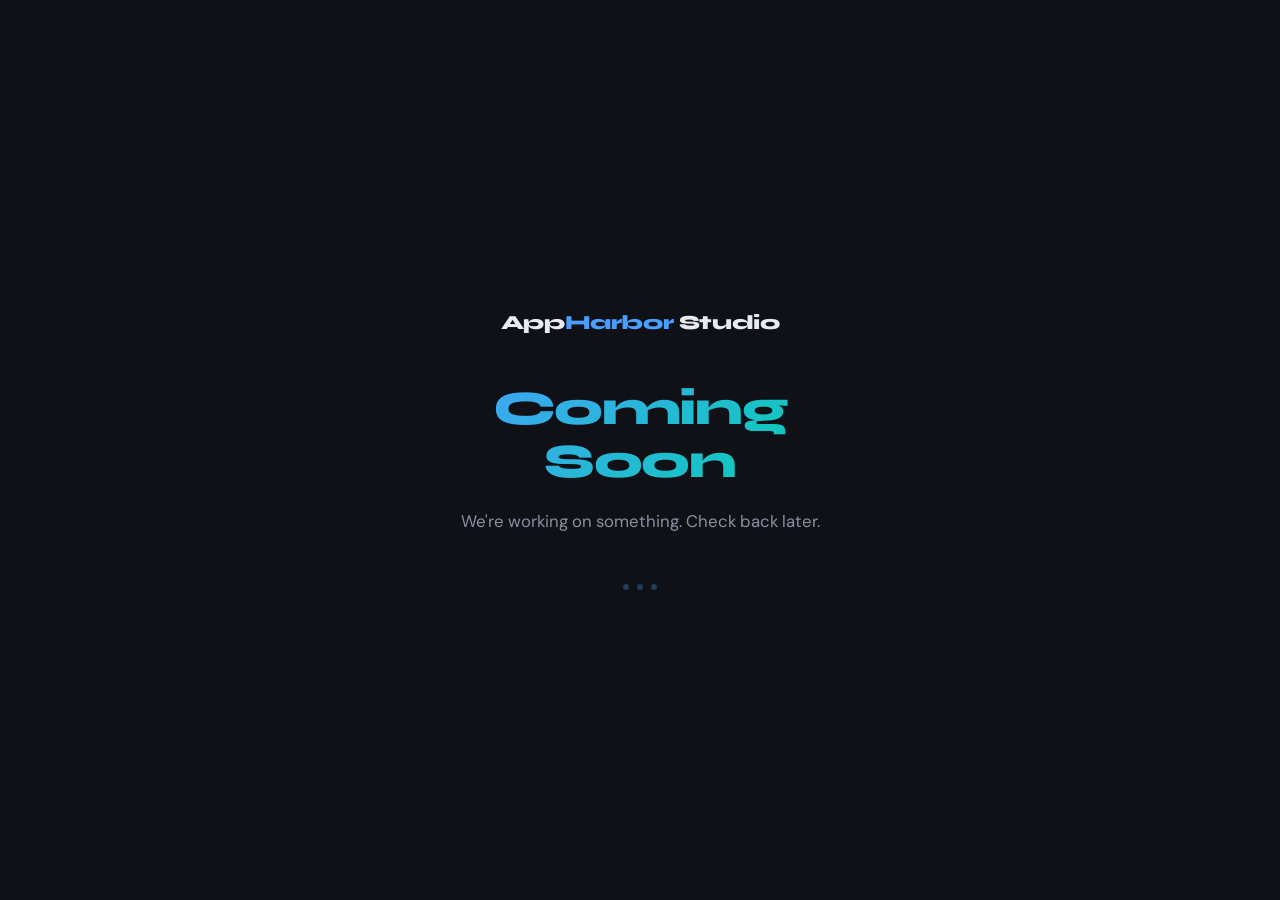
<file: index.html>
<!DOCTYPE html>
<html lang="en">
<head>
  <meta charset="UTF-8">
  <meta name="viewport" content="width=device-width, initial-scale=1.0">
  <title>AppHarbor Studio — Coming Soon</title>
  <meta name="description" content="AppHarbor Studio is being updated. Coming soon in English.">
  <meta property="og:title" content="AppHarbor Studio">
  <meta property="og:description" content="Coming soon in English.">
  <meta property="og:url" content="https://appharbor.studio">
  <meta property="og:type" content="website">
  <link rel="preconnect" href="https://fonts.googleapis.com">
  <link rel="preconnect" href="https://fonts.gstatic.com" crossorigin>
  <link href="https://fonts.googleapis.com/css2?family=Syne:wght@400;700;800&family=DM+Sans:ital,opsz,wght@0,9..40,300;0,9..40,400;0,9..40,500;1,9..40,300&display=swap" rel="stylesheet">
  <style>
    *, *::before, *::after { box-sizing: border-box; margin: 0; padding: 0; }

    :root {
      --color-bg:      #0F1117;
      --color-surface: #1A1D27;
      --color-accent:  #4A9EFF;
      --color-accent-2:#00D4AA;
      --color-text:    #E8EAF0;
      --color-muted:   #8B90A0;
      --font-heading:  'Syne', sans-serif;
      --font-body:     'DM Sans', sans-serif;
    }

    html, body {
      height: 100%;
    }

    body {
      background: var(--color-bg);
      color: var(--color-text);
      font-family: var(--font-body);
      display: flex;
      align-items: center;
      justify-content: center;
      min-height: 100vh;
      padding: 2rem;
    }

    .container {
      text-align: center;
      max-width: 480px;
    }

    .logo {
      font-family: var(--font-heading);
      font-weight: 800;
      font-size: 1.25rem;
      letter-spacing: -0.02em;
      margin-bottom: 3rem;
      color: var(--color-text);
    }

    .logo span {
      color: var(--color-accent);
    }

    .badge {
      display: inline-block;
      background: rgba(74, 158, 255, 0.12);
      border: 1px solid rgba(74, 158, 255, 0.25);
      color: var(--color-accent);
      font-family: var(--font-body);
      font-size: 0.75rem;
      font-weight: 500;
      letter-spacing: 0.08em;
      text-transform: uppercase;
      padding: 0.35rem 0.9rem;
      border-radius: 100px;
      margin-bottom: 2rem;
    }

    h1 {
      font-family: var(--font-heading);
      font-weight: 800;
      font-size: clamp(2rem, 6vw, 3rem);
      line-height: 1.1;
      letter-spacing: -0.03em;
      margin-bottom: 1.25rem;
    }

    .gradient {
      background: linear-gradient(135deg, var(--color-accent), var(--color-accent-2));
      -webkit-background-clip: text;
      -webkit-text-fill-color: transparent;
      background-clip: text;
    }

    p {
      color: var(--color-muted);
      font-size: 1.05rem;
      line-height: 1.65;
    }

    .dots {
      display: flex;
      justify-content: center;
      gap: 0.5rem;
      margin-top: 3rem;
    }

    .dot {
      width: 6px;
      height: 6px;
      border-radius: 50%;
      background: var(--color-accent);
      opacity: 0.3;
      animation: pulse 1.4s ease-in-out infinite;
    }
    .dot:nth-child(2) { animation-delay: 0.2s; }
    .dot:nth-child(3) { animation-delay: 0.4s; }

    @keyframes pulse {
      0%, 100% { opacity: 0.3; transform: scale(1); }
      50%       { opacity: 1;   transform: scale(1.3); }
    }
  </style>
</head>
<body>
  <div class="container">
    <div class="logo">App<span>Harbor</span> Studio</div>
    <h1 class="gradient">Coming Soon</h1>
    <p>We're working on something. Check back later.</p>
    <div class="dots">
      <div class="dot"></div>
      <div class="dot"></div>
      <div class="dot"></div>
    </div>
  </div>
</body>
</html>
</file>
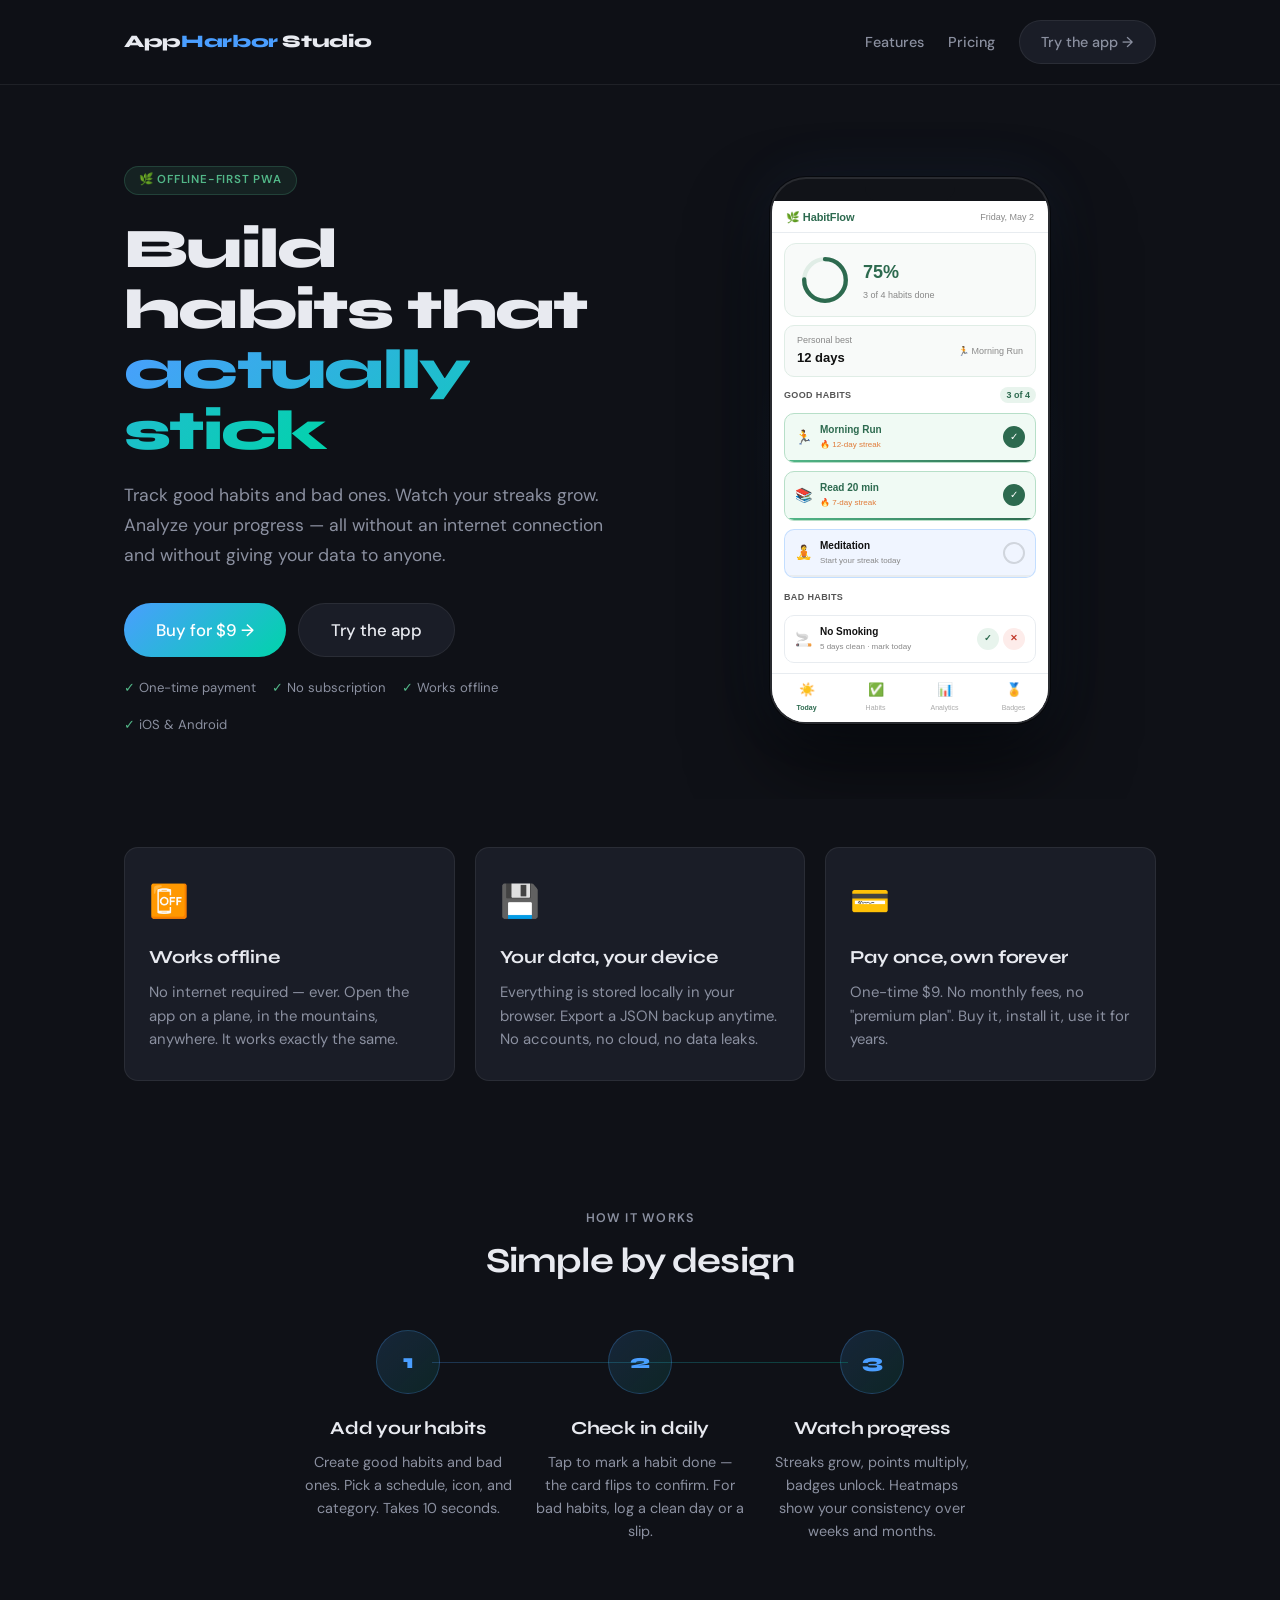
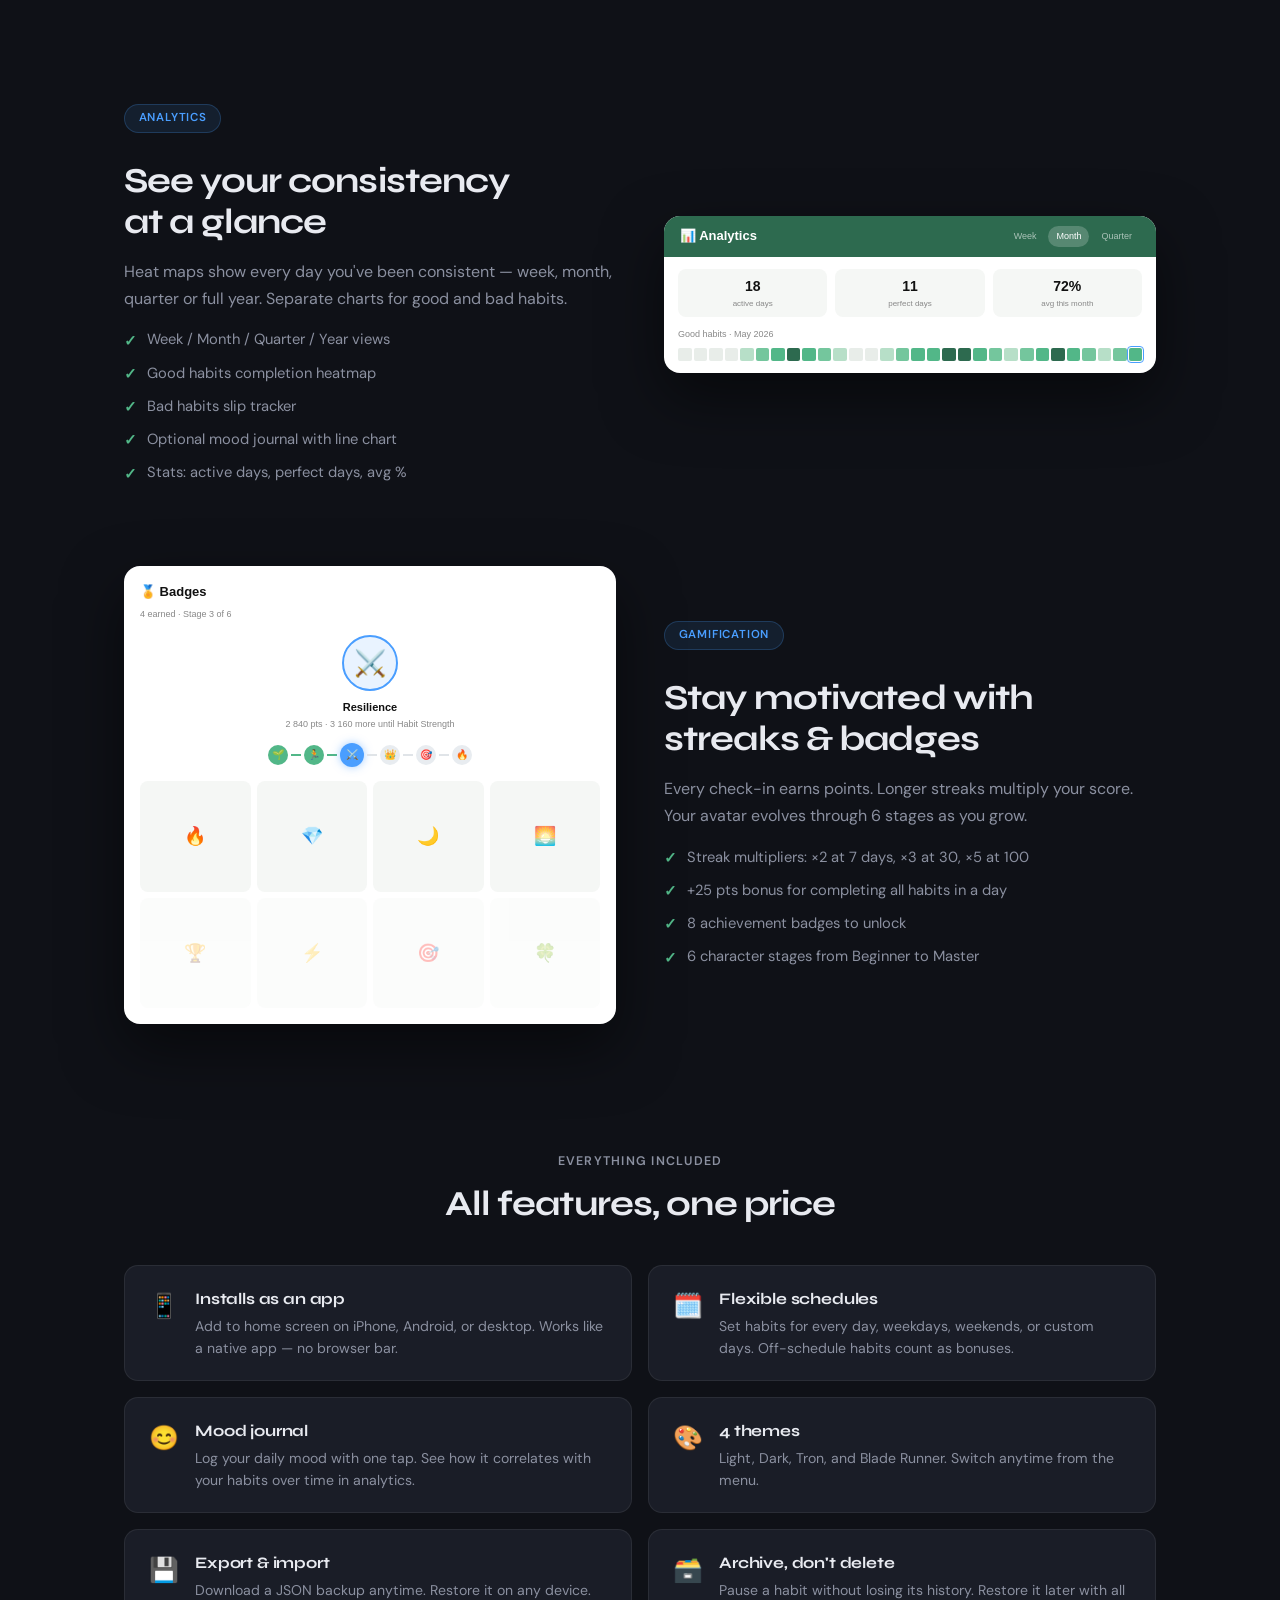
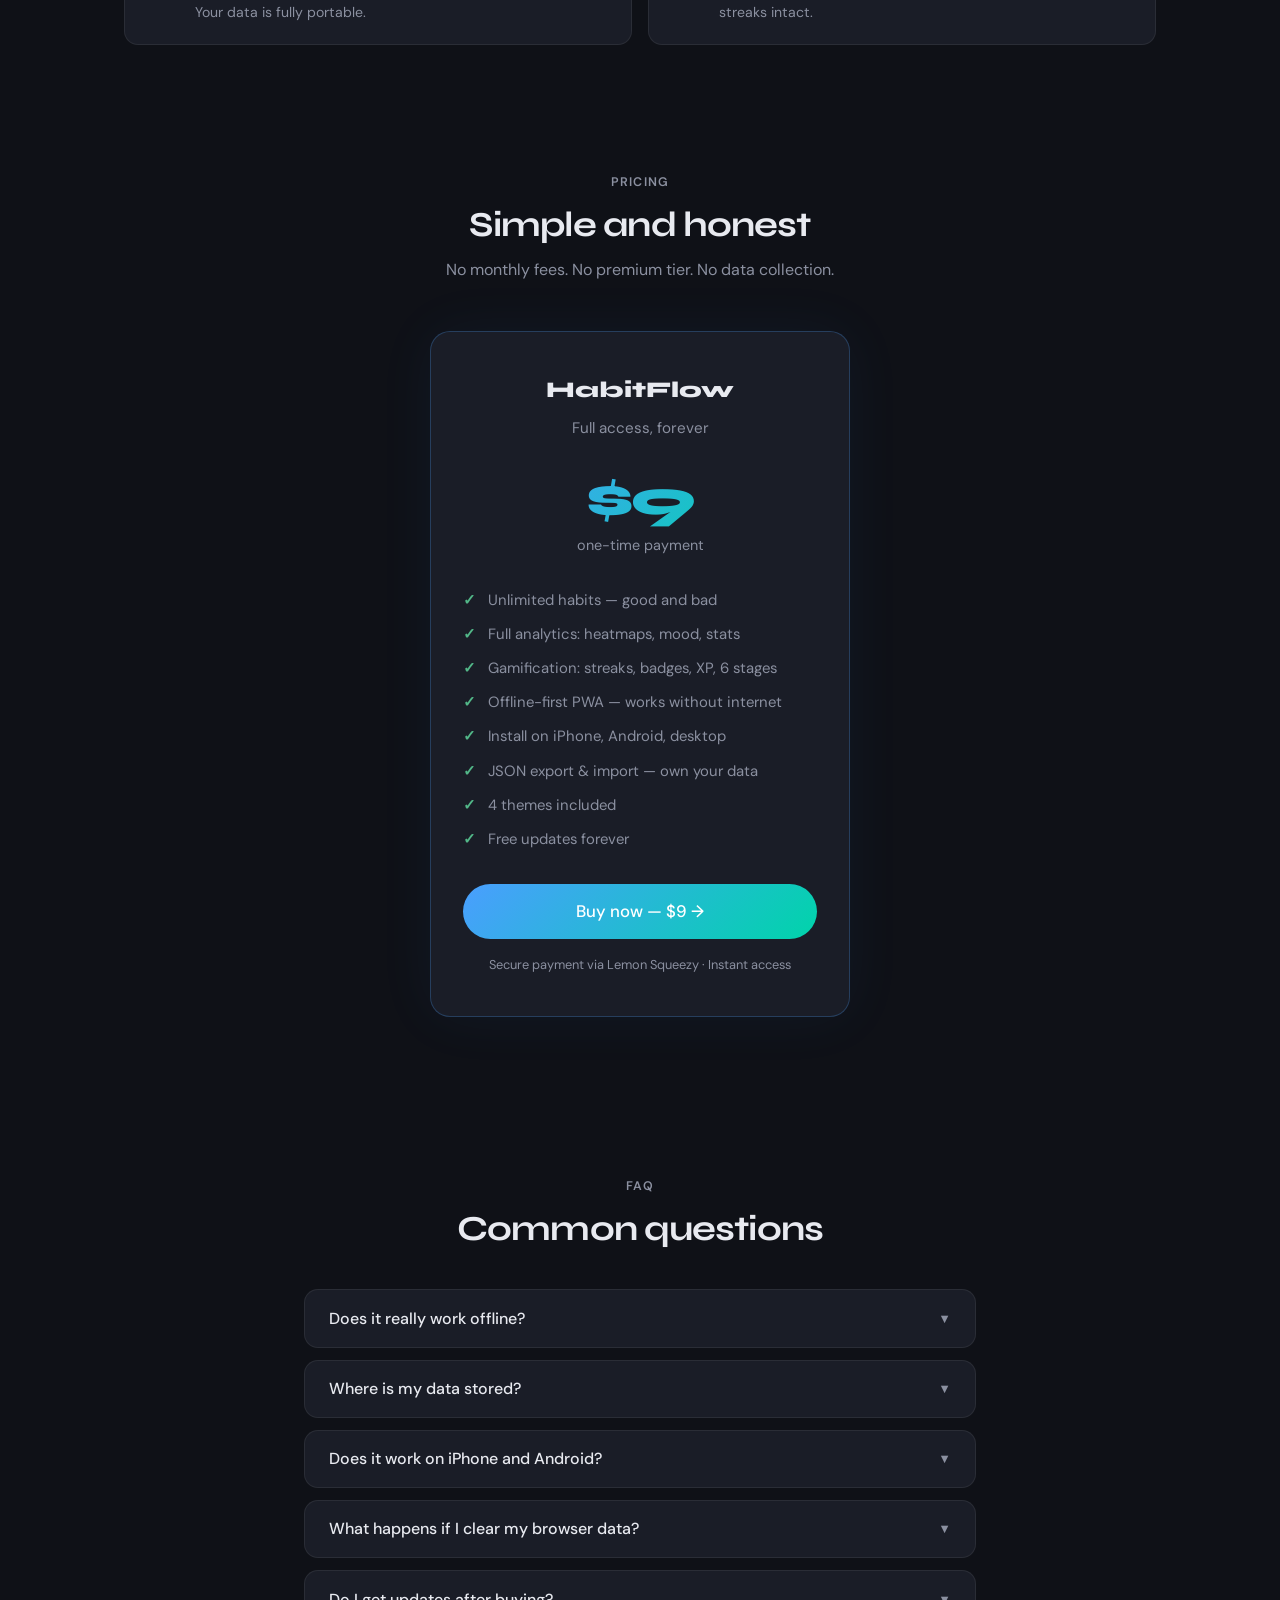
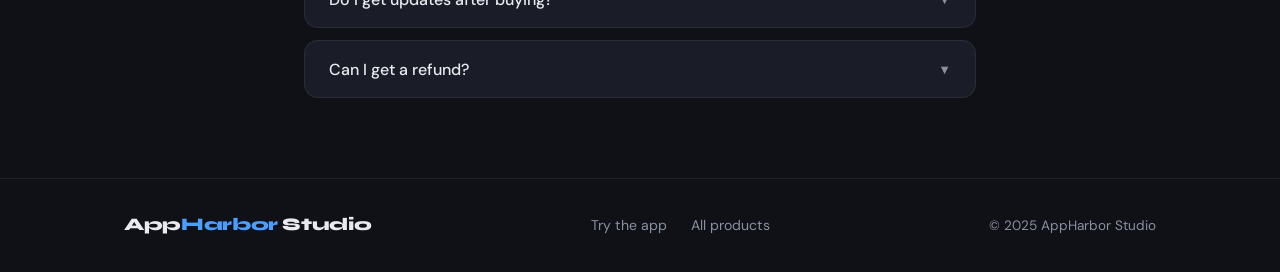
<file: products/habitflow/index.draft.html>
<!DOCTYPE html>
<html lang="en">
<head>
  <meta charset="UTF-8">
  <meta name="viewport" content="width=device-width, initial-scale=1.0">
  <title>HabitFlow — Offline Habit Tracker · $9 One-Time</title>
  <meta name="description" content="HabitFlow is an offline-first PWA habit tracker. Track good and bad habits, build streaks, analyze your progress. One-time $9 — no subscription, no servers.">
  <meta property="og:title" content="HabitFlow — Offline Habit Tracker">
  <meta property="og:description" content="Track habits offline. Your data stays on your device. One-time $9, no subscription.">
  <meta property="og:url" content="https://appharbor.studio/products/habitflow/">
  <meta property="og:type" content="website">
  <link rel="preconnect" href="https://fonts.googleapis.com">
  <link rel="preconnect" href="https://fonts.gstatic.com" crossorigin>
  <link href="https://fonts.googleapis.com/css2?family=Syne:wght@400;700;800&family=DM+Sans:ital,opsz,wght@0,9..40,300;0,9..40,400;0,9..40,500;1,9..40,300&display=swap" rel="stylesheet">
  <style>
    /* ── Reset & base ─────────────────────── */
    *, *::before, *::after { box-sizing: border-box; margin: 0; padding: 0; }
    html { font-size: 16px; scroll-behavior: smooth; }

    :root {
      --bg:        #0F1117;
      --surface:   #1A1D27;
      --surface2:  #20243200;
      --border:    rgba(255,255,255,.07);
      --accent:    #4A9EFF;
      --accent2:   #00D4AA;
      --app-green: #52b788;
      --bad:       #e07b6a;
      --text:      #E8EAF0;
      --muted:     #8B90A0;
      --fh: 'Syne', sans-serif;
      --fb: 'DM Sans', sans-serif;
      --r: 14px;
      --r-sm: 8px;
    }

    body {
      background: var(--bg);
      color: var(--text);
      font-family: var(--fb);
      line-height: 1.6;
      overflow-x: hidden;
    }

    a { color: var(--accent); text-decoration: none; }
    img { max-width: 100%; display: block; }

    /* ── Typography ───────────────────────── */
    .h1 {
      font-family: var(--fh);
      font-weight: 800;
      font-size: clamp(2.2rem, 6vw, 3.5rem);
      line-height: 1.08;
      letter-spacing: -0.03em;
    }
    .h2 {
      font-family: var(--fh);
      font-weight: 700;
      font-size: clamp(1.5rem, 4vw, 2.2rem);
      line-height: 1.15;
      letter-spacing: -0.025em;
    }
    .h3 {
      font-family: var(--fh);
      font-weight: 700;
      font-size: 1.15rem;
      letter-spacing: -0.01em;
    }
    .gradient {
      background: linear-gradient(135deg, var(--accent) 0%, var(--accent2) 100%);
      -webkit-background-clip: text;
      -webkit-text-fill-color: transparent;
      background-clip: text;
    }
    .muted { color: var(--muted); }

    /* ── Layout ──────────────────────────── */
    .container {
      max-width: 1080px;
      margin: 0 auto;
      padding: 0 1.5rem;
    }
    .container--narrow {
      max-width: 720px;
      margin: 0 auto;
      padding: 0 1.5rem;
    }

    /* ── Header ──────────────────────────── */
    .site-header {
      padding: 1.25rem 0;
      border-bottom: 1px solid var(--border);
      position: sticky;
      top: 0;
      z-index: 100;
      background: rgba(15,17,23,.85);
      backdrop-filter: blur(12px);
      -webkit-backdrop-filter: blur(12px);
    }
    .header-inner {
      display: flex;
      align-items: center;
      justify-content: space-between;
      gap: 1rem;
    }
    .logo {
      font-family: var(--fh);
      font-weight: 800;
      font-size: 1.1rem;
      letter-spacing: -0.02em;
      color: var(--text);
      white-space: nowrap;
    }
    .logo span { color: var(--accent); }
    .header-nav {
      display: flex;
      align-items: center;
      gap: 1.5rem;
    }
    .header-nav a {
      color: var(--muted);
      font-size: 0.9rem;
      font-weight: 500;
      transition: color .2s;
    }
    .header-nav a:hover { color: var(--text); }
    .btn {
      display: inline-flex;
      align-items: center;
      gap: .45rem;
      font-family: var(--fb);
      font-weight: 500;
      font-size: .95rem;
      padding: .6rem 1.35rem;
      border-radius: 100px;
      border: none;
      cursor: pointer;
      transition: opacity .2s, transform .15s;
      text-decoration: none;
      white-space: nowrap;
    }
    .btn:hover { opacity: .88; transform: translateY(-1px); }
    .btn-primary {
      background: linear-gradient(135deg, var(--accent), var(--accent2));
      color: #fff;
    }
    .btn-ghost {
      background: var(--surface);
      border: 1px solid var(--border);
      color: var(--text);
    }
    .btn-lg {
      font-size: 1.05rem;
      padding: .8rem 2rem;
    }

    /* ── Badge pill ──────────────────────── */
    .badge {
      display: inline-block;
      background: rgba(74,158,255,.1);
      border: 1px solid rgba(74,158,255,.22);
      color: var(--accent);
      font-size: .72rem;
      font-weight: 600;
      letter-spacing: .07em;
      text-transform: uppercase;
      padding: .28rem .85rem;
      border-radius: 100px;
    }
    .badge-green {
      background: rgba(82,183,136,.1);
      border-color: rgba(82,183,136,.22);
      color: var(--app-green);
    }

    /* ── Section spacing ─────────────────── */
    .section { padding: 5rem 0; }
    .section--sm { padding: 3rem 0; }
    .section-label {
      font-size: .78rem;
      font-weight: 600;
      letter-spacing: .1em;
      text-transform: uppercase;
      color: var(--muted);
      margin-bottom: .75rem;
    }

    /* ════════════════════════════════════════
       HERO
    ════════════════════════════════════════ */
    .hero {
      padding: 5rem 0 4rem;
      overflow: hidden;
    }
    .hero-inner {
      display: grid;
      grid-template-columns: 1fr 1fr;
      gap: 3rem;
      align-items: center;
    }
    .hero-text .badge { margin-bottom: 1.5rem; }
    .hero-text .h1 { margin-bottom: 1.25rem; }
    .hero-text .lead {
      font-size: 1.1rem;
      color: var(--muted);
      line-height: 1.7;
      margin-bottom: 2rem;
    }
    .hero-cta {
      display: flex;
      gap: .75rem;
      flex-wrap: wrap;
    }
    .hero-meta {
      margin-top: 1.25rem;
      font-size: .82rem;
      color: var(--muted);
      display: flex;
      gap: 1rem;
      flex-wrap: wrap;
    }
    .hero-meta span::before { content: '✓ '; color: var(--app-green); }

    /* ── Phone mockup ────────────────────── */
    .phone-wrap {
      display: flex;
      justify-content: center;
      align-items: flex-start;
      position: relative;
    }
    .phone {
      width: 280px;
      background: #111318;
      border-radius: 36px;
      border: 2px solid rgba(255,255,255,.1);
      box-shadow:
        0 0 0 1px rgba(0,0,0,.5),
        0 40px 80px rgba(0,0,0,.6),
        0 0 60px rgba(74,158,255,.08);
      overflow: hidden;
      position: relative;
    }
    .phone-notch {
      width: 90px;
      height: 22px;
      background: #111318;
      border-radius: 0 0 14px 14px;
      margin: 0 auto;
      position: relative;
      z-index: 2;
    }
    .phone-screen {
      background: #fff;
      min-height: 520px;
      font-family: -apple-system, BlinkMacSystemFont, 'Segoe UI', sans-serif;
    }
    /* App UI inside phone */
    .p-topbar {
      background: #fff;
      padding: 8px 14px 6px;
      border-bottom: 1px solid #e8ecf0;
      display: flex;
      align-items: center;
      justify-content: space-between;
    }
    .p-topbar-logo {
      font-size: 11px;
      font-weight: 700;
      color: #2d6a4f;
      letter-spacing: -.01em;
    }
    .p-topbar-date {
      font-size: 9px;
      color: #888;
    }
    .p-body { padding: 10px 12px; display: flex; flex-direction: column; gap: 8px; }

    /* Gauge card */
    .p-gauge-card {
      background: #f8faf9;
      border: 1px solid #e0ede6;
      border-radius: 12px;
      padding: 10px 14px;
      display: flex;
      align-items: center;
      gap: 12px;
    }
    .p-gauge-svg { flex-shrink: 0; }
    .p-gauge-info { flex: 1; min-width: 0; }
    .p-gauge-pct { font-size: 18px; font-weight: 700; color: #2d6a4f; }
    .p-gauge-sub { font-size: 9px; color: #888; margin-top: 1px; }

    /* Streak card */
    .p-streak-card {
      background: #f8faf9;
      border: 1px solid #e0ede6;
      border-radius: 10px;
      padding: 7px 12px;
      display: flex;
      align-items: center;
      justify-content: space-between;
    }
    .p-streak-lbl { font-size: 9px; color: #888; }
    .p-streak-val { font-size: 13px; font-weight: 700; color: #111; }

    /* Section label */
    .p-sec {
      display: flex;
      align-items: center;
      justify-content: space-between;
      padding: 2px 0;
    }
    .p-sec-lbl { font-size: 9px; font-weight: 600; color: #555; text-transform: uppercase; letter-spacing: .04em; }
    .p-sec-badge {
      font-size: 9px;
      background: #e8f4ed;
      color: #2d6a4f;
      padding: 1px 6px;
      border-radius: 20px;
      font-weight: 600;
    }

    /* Habit card */
    .p-hcard {
      background: #fff;
      border: 1px solid #e8ecf0;
      border-radius: 10px;
      overflow: hidden;
    }
    .p-hcard-done { border-color: #b7dfc8; background: #f0faf4; }
    .p-hcard-row {
      display: flex;
      align-items: center;
      padding: 8px 10px;
      gap: 8px;
    }
    .p-hcard-ico { font-size: 14px; }
    .p-hcard-body { flex: 1; min-width: 0; }
    .p-hcard-name { font-size: 10px; font-weight: 600; color: #111; }
    .p-hcard-name-done { color: #2d6a4f; }
    .p-hcard-sub { font-size: 8px; color: #888; margin-top: 1px; }
    .p-hcard-sub-streak { color: #e07b39; }
    .p-hcard-btn {
      width: 22px; height: 22px;
      border-radius: 50%;
      border: 2px solid #d0d5dd;
      flex-shrink: 0;
    }
    .p-hcard-btn-done {
      background: #2d6a4f;
      border-color: #2d6a4f;
      display: flex;
      align-items: center;
      justify-content: center;
      color: #fff;
      font-size: 10px;
    }
    .p-hcard-bar { height: 2px; background: #e8ecf0; }
    .p-hcard-bar-fill { height: 2px; background: linear-gradient(90deg,#52b788,#2d6a4f); }

    /* Bad habit card */
    .p-bcard {
      background: #fff;
      border: 1px solid #e8ecf0;
      border-radius: 10px;
    }
    .p-bcard-row {
      display: flex;
      align-items: center;
      padding: 8px 10px;
      gap: 8px;
    }
    .p-bcard-body { flex: 1; min-width: 0; }
    .p-bcard-name { font-size: 10px; font-weight: 600; color: #111; }
    .p-bcard-sub { font-size: 8px; color: #888; margin-top: 1px; }
    .p-bcard-btns { display: flex; gap: 4px; }
    .p-bcard-btn-g, .p-bcard-btn-r {
      width: 22px; height: 22px;
      border-radius: 50%;
      display: flex; align-items: center; justify-content: center;
      font-size: 9px; font-weight: 700;
    }
    .p-bcard-btn-g { background: #e8f4ed; color: #2d6a4f; }
    .p-bcard-btn-r { background: #fdecea; color: #c0392b; }

    /* Bottom nav */
    .p-nav {
      display: flex;
      background: #fff;
      border-top: 1px solid #e8ecf0;
      padding: 6px 0 8px;
    }
    .p-nav-item {
      flex: 1;
      display: flex;
      flex-direction: column;
      align-items: center;
      gap: 2px;
    }
    .p-nav-ico { font-size: 13px; }
    .p-nav-lbl { font-size: 7px; color: #aaa; }
    .p-nav-lbl-active { color: #2d6a4f; font-weight: 600; }

    /* Glow behind phone */
    .phone-glow {
      position: absolute;
      width: 320px;
      height: 320px;
      border-radius: 50%;
      background: radial-gradient(circle, rgba(74,158,255,.15) 0%, transparent 70%);
      top: 50%;
      left: 50%;
      transform: translate(-50%, -50%);
      z-index: -1;
    }

    /* ════════════════════════════════════════
       PILLARS
    ════════════════════════════════════════ */
    .pillars {
      display: grid;
      grid-template-columns: repeat(3, 1fr);
      gap: 1.25rem;
    }
    .pillar {
      background: var(--surface);
      border: 1px solid var(--border);
      border-radius: var(--r);
      padding: 1.75rem 1.5rem;
    }
    .pillar-ico {
      font-size: 2rem;
      margin-bottom: 1rem;
    }
    .pillar h3 { margin-bottom: .5rem; }
    .pillar p { font-size: .93rem; color: var(--muted); line-height: 1.6; }

    /* ════════════════════════════════════════
       FEATURES GRID
    ════════════════════════════════════════ */
    .features-grid {
      display: grid;
      grid-template-columns: repeat(2, 1fr);
      gap: 1rem;
    }
    .feature-item {
      background: var(--surface);
      border: 1px solid var(--border);
      border-radius: var(--r);
      padding: 1.25rem 1.5rem;
      display: flex;
      gap: 1rem;
      align-items: flex-start;
    }
    .feature-ico {
      font-size: 1.5rem;
      flex-shrink: 0;
      margin-top: .1rem;
    }
    .feature-item h3 { font-size: 1rem; margin-bottom: .3rem; }
    .feature-item p { font-size: .88rem; color: var(--muted); line-height: 1.55; }

    /* ════════════════════════════════════════
       HOW IT WORKS
    ════════════════════════════════════════ */
    .steps {
      display: grid;
      grid-template-columns: repeat(3, 1fr);
      gap: 1.5rem;
      position: relative;
    }
    .steps::before {
      content: '';
      position: absolute;
      top: 2rem;
      left: calc(16.66% + 1rem);
      right: calc(16.66% + 1rem);
      height: 1px;
      background: linear-gradient(90deg, var(--accent), var(--accent2));
      opacity: .25;
    }
    .step { text-align: center; }
    .step-num {
      width: 4rem;
      height: 4rem;
      border-radius: 50%;
      background: linear-gradient(135deg, rgba(74,158,255,.15), rgba(0,212,170,.1));
      border: 1px solid rgba(74,158,255,.25);
      display: flex;
      align-items: center;
      justify-content: center;
      margin: 0 auto 1.25rem;
      font-family: var(--fh);
      font-weight: 800;
      font-size: 1.25rem;
      color: var(--accent);
    }
    .step h3 { margin-bottom: .5rem; }
    .step p { font-size: .9rem; color: var(--muted); }

    /* ════════════════════════════════════════
       SCREENS SHOWCASE
    ════════════════════════════════════════ */
    .showcase {
      display: flex;
      flex-direction: column;
      gap: 5rem;
    }
    .showcase-row {
      display: grid;
      grid-template-columns: 1fr 1fr;
      gap: 3rem;
      align-items: center;
    }
    .showcase-row--flip { direction: rtl; }
    .showcase-row--flip > * { direction: ltr; }
    .showcase-text .badge { margin-bottom: 1rem; }
    .showcase-text .h2 { margin-bottom: 1rem; }
    .showcase-text p { color: var(--muted); line-height: 1.7; margin-bottom: 1rem; }
    .showcase-text ul {
      list-style: none;
      display: flex;
      flex-direction: column;
      gap: .5rem;
    }
    .showcase-text ul li {
      font-size: .92rem;
      color: var(--muted);
      display: flex;
      gap: .6rem;
      align-items: flex-start;
    }
    .showcase-text ul li::before {
      content: '✓';
      color: var(--app-green);
      font-weight: 700;
      flex-shrink: 0;
      margin-top: .1rem;
    }

    /* ── Analytics mockup ─── */
    .analytics-mock {
      background: #fff;
      border-radius: 16px;
      overflow: hidden;
      box-shadow: 0 24px 60px rgba(0,0,0,.5);
      font-family: -apple-system, BlinkMacSystemFont, sans-serif;
    }
    .am-bar {
      background: #2d6a4f;
      padding: 10px 16px;
      display: flex;
      justify-content: space-between;
      align-items: center;
    }
    .am-title { font-size: 13px; font-weight: 700; color: #fff; }
    .am-tabs { display: flex; gap: 4px; }
    .am-tab {
      font-size: 9px;
      padding: 3px 8px;
      border-radius: 20px;
      color: rgba(255,255,255,.6);
      font-weight: 500;
    }
    .am-tab-active { background: rgba(255,255,255,.2); color: #fff; }
    .am-body { padding: 12px 14px; }
    .am-stats { display: flex; gap: 8px; margin-bottom: 10px; }
    .am-stat {
      flex: 1;
      background: #f5f7f5;
      border-radius: 8px;
      padding: 6px 8px;
      text-align: center;
    }
    .am-stat-val { font-size: 14px; font-weight: 700; color: #111; }
    .am-stat-lbl { font-size: 8px; color: #888; margin-top: 1px; }
    .am-hm-label { font-size: 9px; color: #888; margin-bottom: 6px; font-weight: 500; }
    .am-hm {
      display: grid;
      grid-template-columns: repeat(30, 1fr);
      gap: 2px;
    }
    .am-cell {
      aspect-ratio: 1;
      border-radius: 2px;
      background: #e8ede9;
    }
    .am-cell.lv1 { background: #b7dfc8; }
    .am-cell.lv2 { background: #74c69d; }
    .am-cell.lv3 { background: #52b788; }
    .am-cell.lv4 { background: #2d6a4f; }
    .am-cell.today { outline: 1.5px solid #4A9EFF; outline-offset: 1px; }

    /* ── Badges mockup ────── */
    .badges-mock {
      background: #fff;
      border-radius: 16px;
      overflow: hidden;
      box-shadow: 0 24px 60px rgba(0,0,0,.5);
      font-family: -apple-system, BlinkMacSystemFont, sans-serif;
      padding: 16px;
    }
    .bm-title { font-size: 13px; font-weight: 700; color: #111; margin-bottom: 4px; }
    .bm-sub { font-size: 9px; color: #888; margin-bottom: 14px; }
    .bm-avatar {
      width: 56px; height: 56px;
      border-radius: 50%;
      background: rgba(74,158,255,.12);
      border: 2px solid #4A9EFF;
      display: flex; align-items: center; justify-content: center;
      font-size: 26px;
      margin: 0 auto 8px;
    }
    .bm-stage { text-align: center; font-size: 11px; font-weight: 700; color: #111; }
    .bm-pts { text-align: center; font-size: 9px; color: #888; margin-bottom: 12px; }
    .bm-road {
      display: flex;
      align-items: center;
      justify-content: center;
      gap: 3px;
      margin-bottom: 14px;
    }
    .bm-dot {
      width: 20px; height: 20px;
      border-radius: 50%;
      background: #e8ecf0;
      display: flex; align-items: center; justify-content: center;
      font-size: 10px;
      flex-shrink: 0;
    }
    .bm-dot-done { background: #52b788; }
    .bm-dot-current {
      background: #4A9EFF;
      box-shadow: 0 0 8px rgba(74,158,255,.5);
      width: 24px; height: 24px;
    }
    .bm-line { width: 10px; height: 2px; background: #e0e4e8; flex-shrink: 0; }
    .bm-line-done { background: #52b788; }
    .bm-badges-grid {
      display: grid;
      grid-template-columns: repeat(4,1fr);
      gap: 6px;
    }
    .bm-badge {
      aspect-ratio: 1;
      border-radius: 8px;
      background: #f5f7f5;
      display: flex; align-items: center; justify-content: center;
      font-size: 18px;
    }
    .bm-badge-locked { opacity: .3; }

    /* ════════════════════════════════════════
       PRICING
    ════════════════════════════════════════ */
    .pricing-card {
      max-width: 420px;
      margin: 0 auto;
      background: var(--surface);
      border: 1px solid rgba(74,158,255,.25);
      border-radius: 20px;
      padding: 2.5rem 2rem;
      text-align: center;
      box-shadow: 0 0 60px rgba(74,158,255,.06);
    }
    .pricing-name {
      font-family: var(--fh);
      font-weight: 800;
      font-size: 1.4rem;
      margin-bottom: .5rem;
    }
    .pricing-desc { color: var(--muted); font-size: .95rem; margin-bottom: 2rem; }
    .pricing-price {
      margin-bottom: 2rem;
    }
    .pricing-amount {
      font-family: var(--fh);
      font-weight: 800;
      font-size: 3.5rem;
      letter-spacing: -0.04em;
      line-height: 1;
    }
    .pricing-period {
      font-size: .9rem;
      color: var(--muted);
      margin-top: .35rem;
    }
    .pricing-features {
      list-style: none;
      text-align: left;
      margin-bottom: 2rem;
      display: flex;
      flex-direction: column;
      gap: .65rem;
    }
    .pricing-features li {
      display: flex;
      gap: .75rem;
      align-items: flex-start;
      font-size: .93rem;
      color: var(--muted);
    }
    .pricing-features li::before {
      content: '✓';
      color: var(--app-green);
      font-weight: 700;
      flex-shrink: 0;
    }
    .pricing-card .btn {
      width: 100%;
      justify-content: center;
      font-size: 1.05rem;
      padding: .9rem 2rem;
    }
    .pricing-note {
      margin-top: 1rem;
      font-size: .8rem;
      color: var(--muted);
    }

    /* ════════════════════════════════════════
       FAQ
    ════════════════════════════════════════ */
    .faq { display: flex; flex-direction: column; gap: .75rem; }
    .faq-item {
      background: var(--surface);
      border: 1px solid var(--border);
      border-radius: var(--r);
    }
    .faq-q {
      width: 100%;
      background: none;
      border: none;
      color: var(--text);
      font-family: var(--fb);
      font-size: 1rem;
      font-weight: 500;
      text-align: left;
      padding: 1.1rem 1.5rem;
      cursor: pointer;
      display: flex;
      justify-content: space-between;
      align-items: center;
      gap: 1rem;
    }
    .faq-arrow {
      color: var(--muted);
      font-size: .8rem;
      transition: transform .25s;
      flex-shrink: 0;
    }
    .faq-item.open .faq-arrow { transform: rotate(180deg); }
    .faq-a {
      display: none;
      padding: 0 1.5rem 1.1rem;
      color: var(--muted);
      font-size: .93rem;
      line-height: 1.7;
    }
    .faq-item.open .faq-a { display: block; }

    /* ════════════════════════════════════════
       FOOTER
    ════════════════════════════════════════ */
    .site-footer {
      border-top: 1px solid var(--border);
      padding: 2rem 0;
    }
    .footer-inner {
      display: flex;
      align-items: center;
      justify-content: space-between;
      gap: 1rem;
      flex-wrap: wrap;
    }
    .footer-links {
      display: flex;
      gap: 1.5rem;
    }
    .footer-links a {
      color: var(--muted);
      font-size: .88rem;
      transition: color .2s;
    }
    .footer-links a:hover { color: var(--text); }
    .footer-copy {
      color: var(--muted);
      font-size: .85rem;
    }

    /* ════════════════════════════════════════
       MOBILE
    ════════════════════════════════════════ */
    @media (max-width: 768px) {
      .hero-inner { grid-template-columns: 1fr; }
      .phone-wrap { margin-top: 0; }
      .phone { width: 240px; }
      .phone-screen { min-height: 440px; }
      .pillars { grid-template-columns: 1fr; }
      .features-grid { grid-template-columns: 1fr; }
      .steps { grid-template-columns: 1fr; gap: 2rem; }
      .steps::before { display: none; }
      .showcase-row { grid-template-columns: 1fr; }
      .showcase-row--flip { direction: ltr; }
      .header-nav .btn-ghost { display: none; }
      .hero-text .h1 { font-size: 2rem; }
    }
    @media (max-width: 480px) {
      .hero { padding: 3rem 0 2rem; }
      .section { padding: 3.5rem 0; }
      .phone { width: 210px; }
    }
  </style>
</head>
<body>

<!-- ══ HEADER ══════════════════════════════ -->
<header class="site-header">
  <div class="container">
    <div class="header-inner">
      <a href="/" class="logo">App<span>Harbor</span> Studio</a>
      <nav class="header-nav">
        <a href="#features">Features</a>
        <a href="#pricing">Pricing</a>
        <a href="https://habitflow.appharbor.studio" target="_blank" rel="noopener" class="btn btn-ghost">Try the app →</a>
      </nav>
    </div>
  </div>
</header>

<!-- ══ HERO ════════════════════════════════ -->
<section class="hero">
  <div class="container">
    <div class="hero-inner">

      <div class="hero-text">
        <div class="badge badge-green">🌿 Offline-first PWA</div>
        <h1 class="h1">Build habits that<br><span class="gradient">actually stick</span></h1>
        <p class="lead">Track good habits and bad ones. Watch your streaks grow. Analyze your progress — all without an internet connection and without giving your data to anyone.</p>
        <div class="hero-cta">
          <a href="#pricing" class="btn btn-primary btn-lg">Buy for $9 →</a>
          <a href="https://habitflow.appharbor.studio" target="_blank" rel="noopener" class="btn btn-ghost btn-lg">Try the app</a>
        </div>
        <div class="hero-meta">
          <span>One-time payment</span>
          <span>No subscription</span>
          <span>Works offline</span>
          <span>iOS &amp; Android</span>
        </div>
      </div>

      <div class="phone-wrap">
        <div class="phone-glow"></div>
        <div class="phone">
          <div class="phone-notch"></div>
          <div class="phone-screen">
            <!-- Top bar -->
            <div class="p-topbar">
              <div class="p-topbar-logo">🌿 HabitFlow</div>
              <div class="p-topbar-date">Friday, May 2</div>
            </div>
            <div class="p-body">
              <!-- Gauge card -->
              <div class="p-gauge-card">
                <svg class="p-gauge-svg" viewBox="0 0 60 60" width="52" height="52">
                  <circle cx="30" cy="30" r="24" fill="none" stroke="#e0ede6" stroke-width="5"/>
                  <circle cx="30" cy="30" r="24" fill="none" stroke="#2d6a4f" stroke-width="5"
                          stroke-linecap="round"
                          stroke-dasharray="150.72"
                          stroke-dashoffset="37.68"
                          transform="rotate(-90 30 30)"/>
                </svg>
                <div class="p-gauge-info">
                  <div class="p-gauge-pct">75%</div>
                  <div class="p-gauge-sub">3 of 4 habits done</div>
                </div>
              </div>
              <!-- Personal best -->
              <div class="p-streak-card">
                <div>
                  <div class="p-streak-lbl">Personal best</div>
                  <div class="p-streak-val">12 days</div>
                </div>
                <div style="font-size:9px;color:#888">🏃 Morning Run</div>
              </div>
              <!-- Good habits section -->
              <div class="p-sec">
                <div class="p-sec-lbl">Good habits</div>
                <div class="p-sec-badge">3 of 4</div>
              </div>
              <!-- Card 1 — done -->
              <div class="p-hcard p-hcard-done">
                <div class="p-hcard-row">
                  <div class="p-hcard-ico">🏃</div>
                  <div class="p-hcard-body">
                    <div class="p-hcard-name p-hcard-name-done">Morning Run</div>
                    <div class="p-hcard-sub p-hcard-sub-streak">🔥 12-day streak</div>
                  </div>
                  <div class="p-hcard-btn p-hcard-btn-done">✓</div>
                </div>
                <div class="p-hcard-bar-fill" style="width:100%"></div>
              </div>
              <!-- Card 2 — done -->
              <div class="p-hcard p-hcard-done">
                <div class="p-hcard-row">
                  <div class="p-hcard-ico">📚</div>
                  <div class="p-hcard-body">
                    <div class="p-hcard-name p-hcard-name-done">Read 20 min</div>
                    <div class="p-hcard-sub p-hcard-sub-streak">🔥 7-day streak</div>
                  </div>
                  <div class="p-hcard-btn p-hcard-btn-done">✓</div>
                </div>
                <div class="p-hcard-bar-fill" style="width:100%"></div>
              </div>
              <!-- Card 3 — active -->
              <div class="p-hcard" style="border-color:#4A9EFF44;background:#f0f5ff">
                <div class="p-hcard-row">
                  <div class="p-hcard-ico">🧘</div>
                  <div class="p-hcard-body">
                    <div class="p-hcard-name">Meditation</div>
                    <div class="p-hcard-sub">Start your streak today</div>
                  </div>
                  <div class="p-hcard-btn"></div>
                </div>
                <div class="p-hcard-bar"></div>
              </div>
              <!-- Bad habits -->
              <div class="p-sec" style="margin-top:2px">
                <div class="p-sec-lbl">Bad habits</div>
              </div>
              <div class="p-bcard">
                <div class="p-bcard-row">
                  <div style="font-size:14px">🚬</div>
                  <div class="p-bcard-body">
                    <div class="p-bcard-name">No Smoking</div>
                    <div class="p-bcard-sub">5 days clean · mark today</div>
                  </div>
                  <div class="p-bcard-btns">
                    <div class="p-bcard-btn-g">✓</div>
                    <div class="p-bcard-btn-r">✕</div>
                  </div>
                </div>
              </div>
            </div>
            <!-- Bottom nav -->
            <div class="p-nav">
              <div class="p-nav-item">
                <div class="p-nav-ico">☀️</div>
                <div class="p-nav-lbl p-nav-lbl-active">Today</div>
              </div>
              <div class="p-nav-item">
                <div class="p-nav-ico">✅</div>
                <div class="p-nav-lbl">Habits</div>
              </div>
              <div class="p-nav-item">
                <div class="p-nav-ico">📊</div>
                <div class="p-nav-lbl">Analytics</div>
              </div>
              <div class="p-nav-item">
                <div class="p-nav-ico">🏅</div>
                <div class="p-nav-lbl">Badges</div>
              </div>
            </div>
          </div>
        </div>
      </div>

    </div>
  </div>
</section>

<!-- ══ PILLARS ══════════════════════════════ -->
<section class="section--sm">
  <div class="container">
    <div class="pillars">
      <div class="pillar">
        <div class="pillar-ico">📴</div>
        <h3 class="h3">Works offline</h3>
        <p>No internet required — ever. Open the app on a plane, in the mountains, anywhere. It works exactly the same.</p>
      </div>
      <div class="pillar">
        <div class="pillar-ico">💾</div>
        <h3 class="h3">Your data, your device</h3>
        <p>Everything is stored locally in your browser. Export a JSON backup anytime. No accounts, no cloud, no data leaks.</p>
      </div>
      <div class="pillar">
        <div class="pillar-ico">💳</div>
        <h3 class="h3">Pay once, own forever</h3>
        <p>One-time $9. No monthly fees, no "premium plan". Buy it, install it, use it for years.</p>
      </div>
    </div>
  </div>
</section>

<!-- ══ HOW IT WORKS ══════════════════════════ -->
<section class="section" id="how-it-works">
  <div class="container--narrow">
    <div style="text-align:center;margin-bottom:3rem">
      <div class="section-label">How it works</div>
      <h2 class="h2">Simple by design</h2>
    </div>
    <div class="steps">
      <div class="step">
        <div class="step-num">1</div>
        <h3 class="h3">Add your habits</h3>
        <p>Create good habits and bad ones. Pick a schedule, icon, and category. Takes 10 seconds.</p>
      </div>
      <div class="step">
        <div class="step-num">2</div>
        <h3 class="h3">Check in daily</h3>
        <p>Tap to mark a habit done — the card flips to confirm. For bad habits, log a clean day or a slip.</p>
      </div>
      <div class="step">
        <div class="step-num">3</div>
        <h3 class="h3">Watch progress</h3>
        <p>Streaks grow, points multiply, badges unlock. Heatmaps show your consistency over weeks and months.</p>
      </div>
    </div>
  </div>
</section>

<!-- ══ FEATURES + SHOWCASE ══════════════════ -->
<section class="section" id="features">
  <div class="container">
    <div class="showcase">

      <!-- Row 1: Analytics -->
      <div class="showcase-row">
        <div class="showcase-text">
          <div class="badge">Analytics</div>
          <h2 class="h2" style="margin-top:.75rem">See your consistency<br>at a glance</h2>
          <p>Heat maps show every day you've been consistent — week, month, quarter or full year. Separate charts for good and bad habits.</p>
          <ul>
            <li>Week / Month / Quarter / Year views</li>
            <li>Good habits completion heatmap</li>
            <li>Bad habits slip tracker</li>
            <li>Optional mood journal with line chart</li>
            <li>Stats: active days, perfect days, avg %</li>
          </ul>
        </div>
        <!-- Analytics mockup -->
        <div class="analytics-mock">
          <div class="am-bar">
            <div class="am-title">📊 Analytics</div>
            <div class="am-tabs">
              <div class="am-tab">Week</div>
              <div class="am-tab am-tab-active">Month</div>
              <div class="am-tab">Quarter</div>
            </div>
          </div>
          <div class="am-body">
            <div class="am-stats">
              <div class="am-stat"><div class="am-stat-val">18</div><div class="am-stat-lbl">active days</div></div>
              <div class="am-stat"><div class="am-stat-val">11</div><div class="am-stat-lbl">perfect days</div></div>
              <div class="am-stat"><div class="am-stat-val">72%</div><div class="am-stat-lbl">avg this month</div></div>
            </div>
            <div class="am-hm-label">Good habits · May 2026</div>
            <div class="am-hm" id="amHm"></div>
          </div>
        </div>
      </div>

      <!-- Row 2: Badges -->
      <div class="showcase-row showcase-row--flip">
        <div class="showcase-text">
          <div class="badge">Gamification</div>
          <h2 class="h2" style="margin-top:.75rem">Stay motivated with<br>streaks &amp; badges</h2>
          <p>Every check-in earns points. Longer streaks multiply your score. Your avatar evolves through 6 stages as you grow.</p>
          <ul>
            <li>Streak multipliers: ×2 at 7 days, ×3 at 30, ×5 at 100</li>
            <li>+25 pts bonus for completing all habits in a day</li>
            <li>8 achievement badges to unlock</li>
            <li>6 character stages from Beginner to Master</li>
          </ul>
        </div>
        <!-- Badges mockup -->
        <div class="badges-mock">
          <div class="bm-title">🏅 Badges</div>
          <div class="bm-sub">4 earned · Stage 3 of 6</div>
          <div class="bm-avatar">⚔️</div>
          <div class="bm-stage">Resilience</div>
          <div class="bm-pts">2 840 pts · 3 160 more until Habit Strength</div>
          <div class="bm-road">
            <div class="bm-dot bm-dot-done">🌱</div>
            <div class="bm-line bm-line-done"></div>
            <div class="bm-dot bm-dot-done">🏃</div>
            <div class="bm-line bm-line-done"></div>
            <div class="bm-dot bm-dot-current">⚔️</div>
            <div class="bm-line"></div>
            <div class="bm-dot">👑</div>
            <div class="bm-line"></div>
            <div class="bm-dot">🎯</div>
            <div class="bm-line"></div>
            <div class="bm-dot">🔥</div>
          </div>
          <div class="bm-badges-grid">
            <div class="bm-badge">🔥</div>
            <div class="bm-badge">💎</div>
            <div class="bm-badge">🌙</div>
            <div class="bm-badge">🌅</div>
            <div class="bm-badge bm-badge-locked">🏆</div>
            <div class="bm-badge bm-badge-locked">⚡</div>
            <div class="bm-badge bm-badge-locked">🎯</div>
            <div class="bm-badge bm-badge-locked">🍀</div>
          </div>
        </div>
      </div>

    </div>
  </div>
</section>

<!-- ══ FEATURES GRID ══════════════════════════ -->
<section class="section--sm">
  <div class="container">
    <div style="text-align:center;margin-bottom:2.5rem">
      <div class="section-label">Everything included</div>
      <h2 class="h2">All features, one price</h2>
    </div>
    <div class="features-grid">
      <div class="feature-item">
        <div class="feature-ico">📱</div>
        <div>
          <h3 class="h3">Installs as an app</h3>
          <p>Add to home screen on iPhone, Android, or desktop. Works like a native app — no browser bar.</p>
        </div>
      </div>
      <div class="feature-item">
        <div class="feature-ico">🗓️</div>
        <div>
          <h3 class="h3">Flexible schedules</h3>
          <p>Set habits for every day, weekdays, weekends, or custom days. Off-schedule habits count as bonuses.</p>
        </div>
      </div>
      <div class="feature-item">
        <div class="feature-ico">😊</div>
        <div>
          <h3 class="h3">Mood journal</h3>
          <p>Log your daily mood with one tap. See how it correlates with your habits over time in analytics.</p>
        </div>
      </div>
      <div class="feature-item">
        <div class="feature-ico">🎨</div>
        <div>
          <h3 class="h3">4 themes</h3>
          <p>Light, Dark, Tron, and Blade Runner. Switch anytime from the menu.</p>
        </div>
      </div>
      <div class="feature-item">
        <div class="feature-ico">💾</div>
        <div>
          <h3 class="h3">Export &amp; import</h3>
          <p>Download a JSON backup anytime. Restore it on any device. Your data is fully portable.</p>
        </div>
      </div>
      <div class="feature-item">
        <div class="feature-ico">🗃️</div>
        <div>
          <h3 class="h3">Archive, don't delete</h3>
          <p>Pause a habit without losing its history. Restore it later with all streaks intact.</p>
        </div>
      </div>
    </div>
  </div>
</section>

<!-- ══ PRICING ══════════════════════════════ -->
<section class="section" id="pricing">
  <div class="container--narrow">
    <div style="text-align:center;margin-bottom:3rem">
      <div class="section-label">Pricing</div>
      <h2 class="h2">Simple and honest</h2>
      <p class="muted" style="margin-top:.75rem">No monthly fees. No premium tier. No data collection.</p>
    </div>
    <div class="pricing-card">
      <div class="pricing-name">HabitFlow</div>
      <div class="pricing-desc">Full access, forever</div>
      <div class="pricing-price">
        <div class="pricing-amount gradient">$9</div>
        <div class="pricing-period">one-time payment</div>
      </div>
      <ul class="pricing-features">
        <li>Unlimited habits — good and bad</li>
        <li>Full analytics: heatmaps, mood, stats</li>
        <li>Gamification: streaks, badges, XP, 6 stages</li>
        <li>Offline-first PWA — works without internet</li>
        <li>Install on iPhone, Android, desktop</li>
        <li>JSON export &amp; import — own your data</li>
        <li>4 themes included</li>
        <li>Free updates forever</li>
      </ul>
      <!-- Replace href with your Lemon Squeezy checkout URL -->
      <a href="#" class="btn btn-primary" id="buyBtn">
        Buy now — $9 →
      </a>
      <div class="pricing-note">Secure payment via Lemon Squeezy · Instant access</div>
    </div>
  </div>
</section>

<!-- ══ FAQ ══════════════════════════════════ -->
<section class="section" id="faq">
  <div class="container--narrow">
    <div style="text-align:center;margin-bottom:2.5rem">
      <div class="section-label">FAQ</div>
      <h2 class="h2">Common questions</h2>
    </div>
    <div class="faq">
      <div class="faq-item">
        <button class="faq-q" onclick="toggleFaq(this)">
          Does it really work offline?
          <span class="faq-arrow">▼</span>
        </button>
        <div class="faq-a">Yes, completely. HabitFlow is a Progressive Web App (PWA) with a service worker that caches everything. After the first load, it works with no internet connection at all — including check-ins, analytics, and all settings.</div>
      </div>
      <div class="faq-item">
        <button class="faq-q" onclick="toggleFaq(this)">
          Where is my data stored?
          <span class="faq-arrow">▼</span>
        </button>
        <div class="faq-a">Entirely on your device, in your browser's localStorage. Nothing is sent to any server. Use the Export button to download a JSON backup file — you can keep it on your computer, in the cloud, or anywhere you like. Import it on another device to restore.</div>
      </div>
      <div class="faq-item">
        <button class="faq-q" onclick="toggleFaq(this)">
          Does it work on iPhone and Android?
          <span class="faq-arrow">▼</span>
        </button>
        <div class="faq-a">Yes. On iPhone, open in Safari → tap the Share button → "Add to Home Screen". On Android, open in Chrome → tap the menu → "Add to Home Screen" or "Install app". On desktop (Chrome/Edge), look for the install icon in the address bar.</div>
      </div>
      <div class="faq-item">
        <button class="faq-q" onclick="toggleFaq(this)">
          What happens if I clear my browser data?
          <span class="faq-arrow">▼</span>
        </button>
        <div class="faq-a">Your habits would be lost — that's why the Export backup feature exists. Make a backup regularly (it takes one tap) and keep the JSON file somewhere safe. When you reinstall or switch devices, just Import it back.</div>
      </div>
      <div class="faq-item">
        <button class="faq-q" onclick="toggleFaq(this)">
          Do I get updates after buying?
          <span class="faq-arrow">▼</span>
        </button>
        <div class="faq-a">Yes. Updates are free forever. The app auto-updates in the background when you're online — just like any PWA. There are no versions to buy separately.</div>
      </div>
      <div class="faq-item">
        <button class="faq-q" onclick="toggleFaq(this)">
          Can I get a refund?
          <span class="faq-arrow">▼</span>
        </button>
        <div class="faq-a">Yes, within 14 days of purchase if you're not satisfied. Contact support via the AppHarbor Studio email and we'll process it, no questions asked.</div>
      </div>
    </div>
  </div>
</section>

<!-- ══ FOOTER ════════════════════════════════ -->
<footer class="site-footer">
  <div class="container">
    <div class="footer-inner">
      <div class="logo">App<span>Harbor</span> Studio</div>
      <div class="footer-links">
        <a href="https://habitflow.appharbor.studio" target="_blank" rel="noopener">Try the app</a>
        <a href="/">All products</a>
      </div>
      <div class="footer-copy">© 2025 AppHarbor Studio</div>
    </div>
  </div>
</footer>

<script>
  /* FAQ accordion */
  function toggleFaq(btn) {
    const item = btn.closest('.faq-item');
    const isOpen = item.classList.contains('open');
    document.querySelectorAll('.faq-item.open').forEach(el => el.classList.remove('open'));
    if (!isOpen) item.classList.add('open');
  }

  /* Generate analytics heatmap cells */
  (function () {
    const wrap = document.getElementById('amHm');
    if (!wrap) return;
    const levels = [null,null,0,0,1,2,3,4,3,2,1,0,null,1,2,3,3,4,4,3,2,1,2,3,4,3,2,1,2,'today'];
    levels.forEach(lv => {
      const cell = document.createElement('div');
      cell.className = 'am-cell' + (lv && lv !== 'today' ? ' lv'+lv : '') + (lv === 'today' ? ' lv3 today' : '');
      wrap.appendChild(cell);
    });
  })();
</script>

</body>
</html>
</file>
